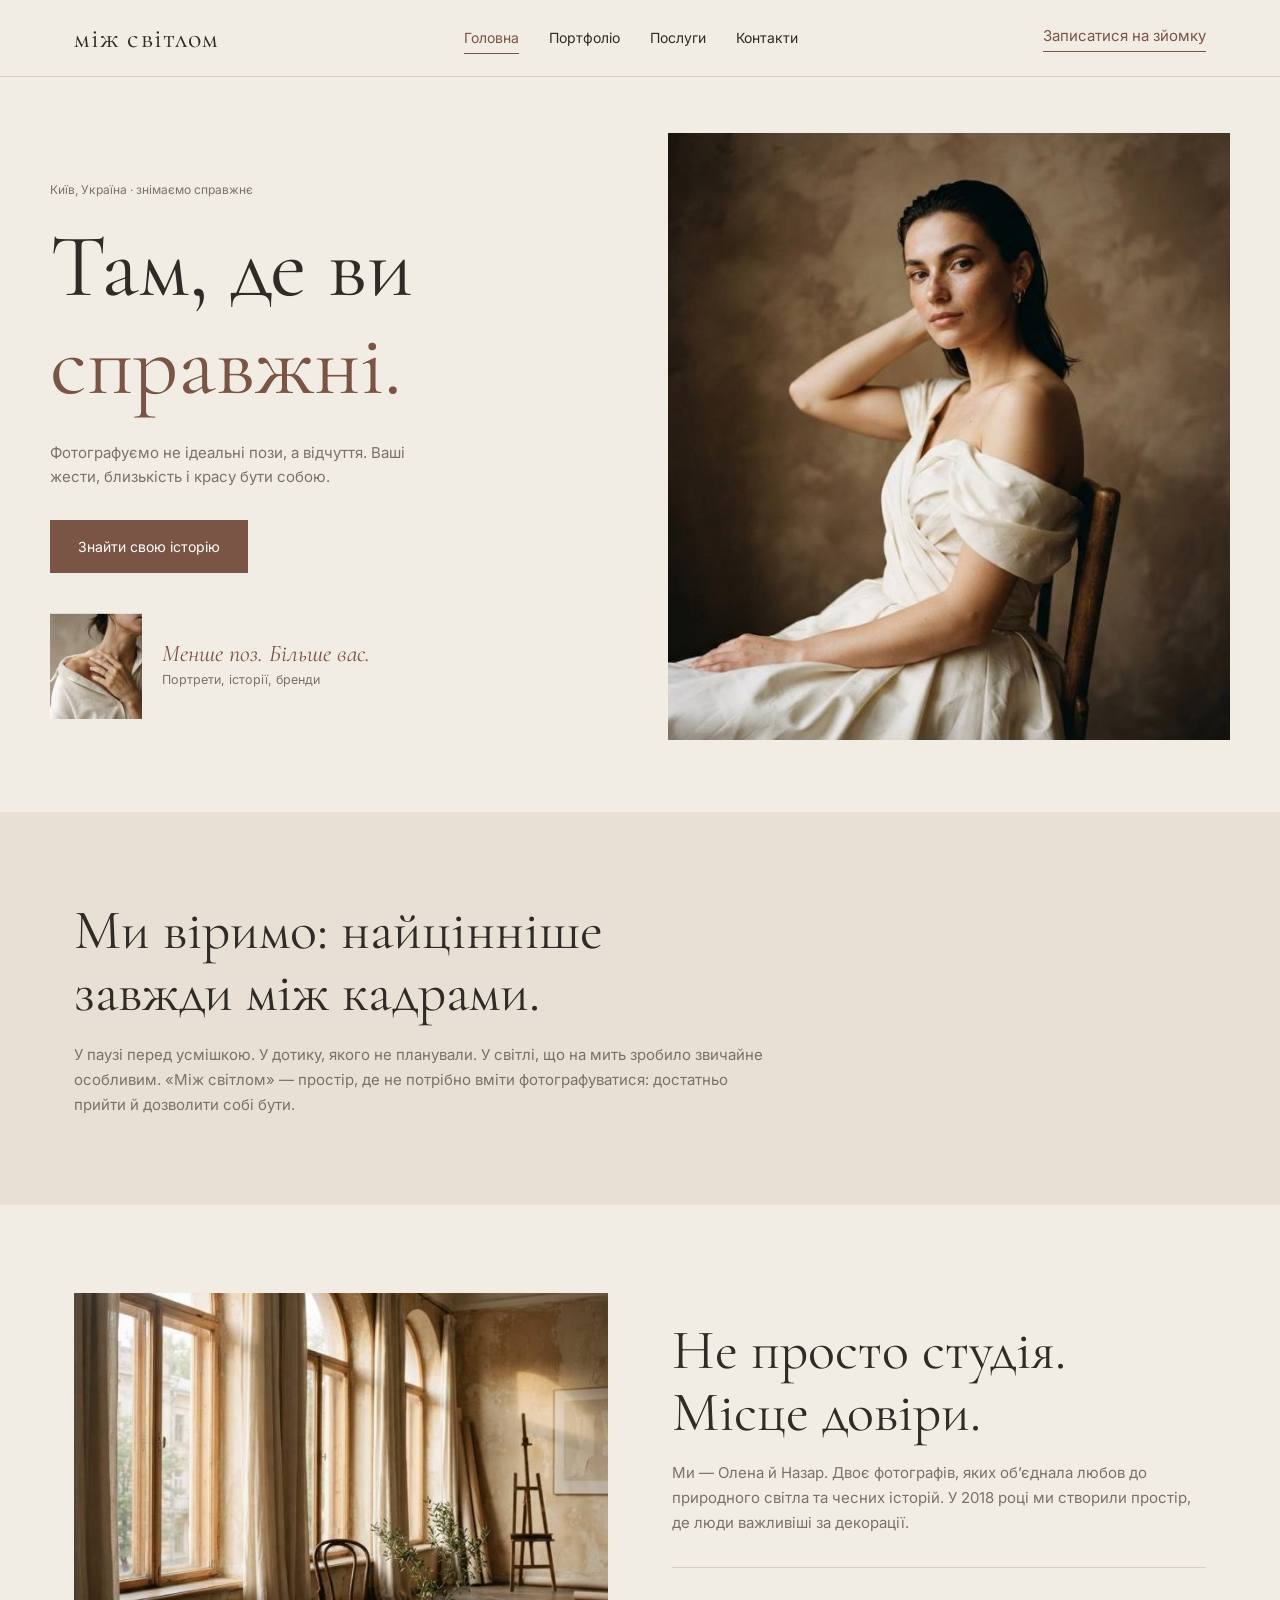
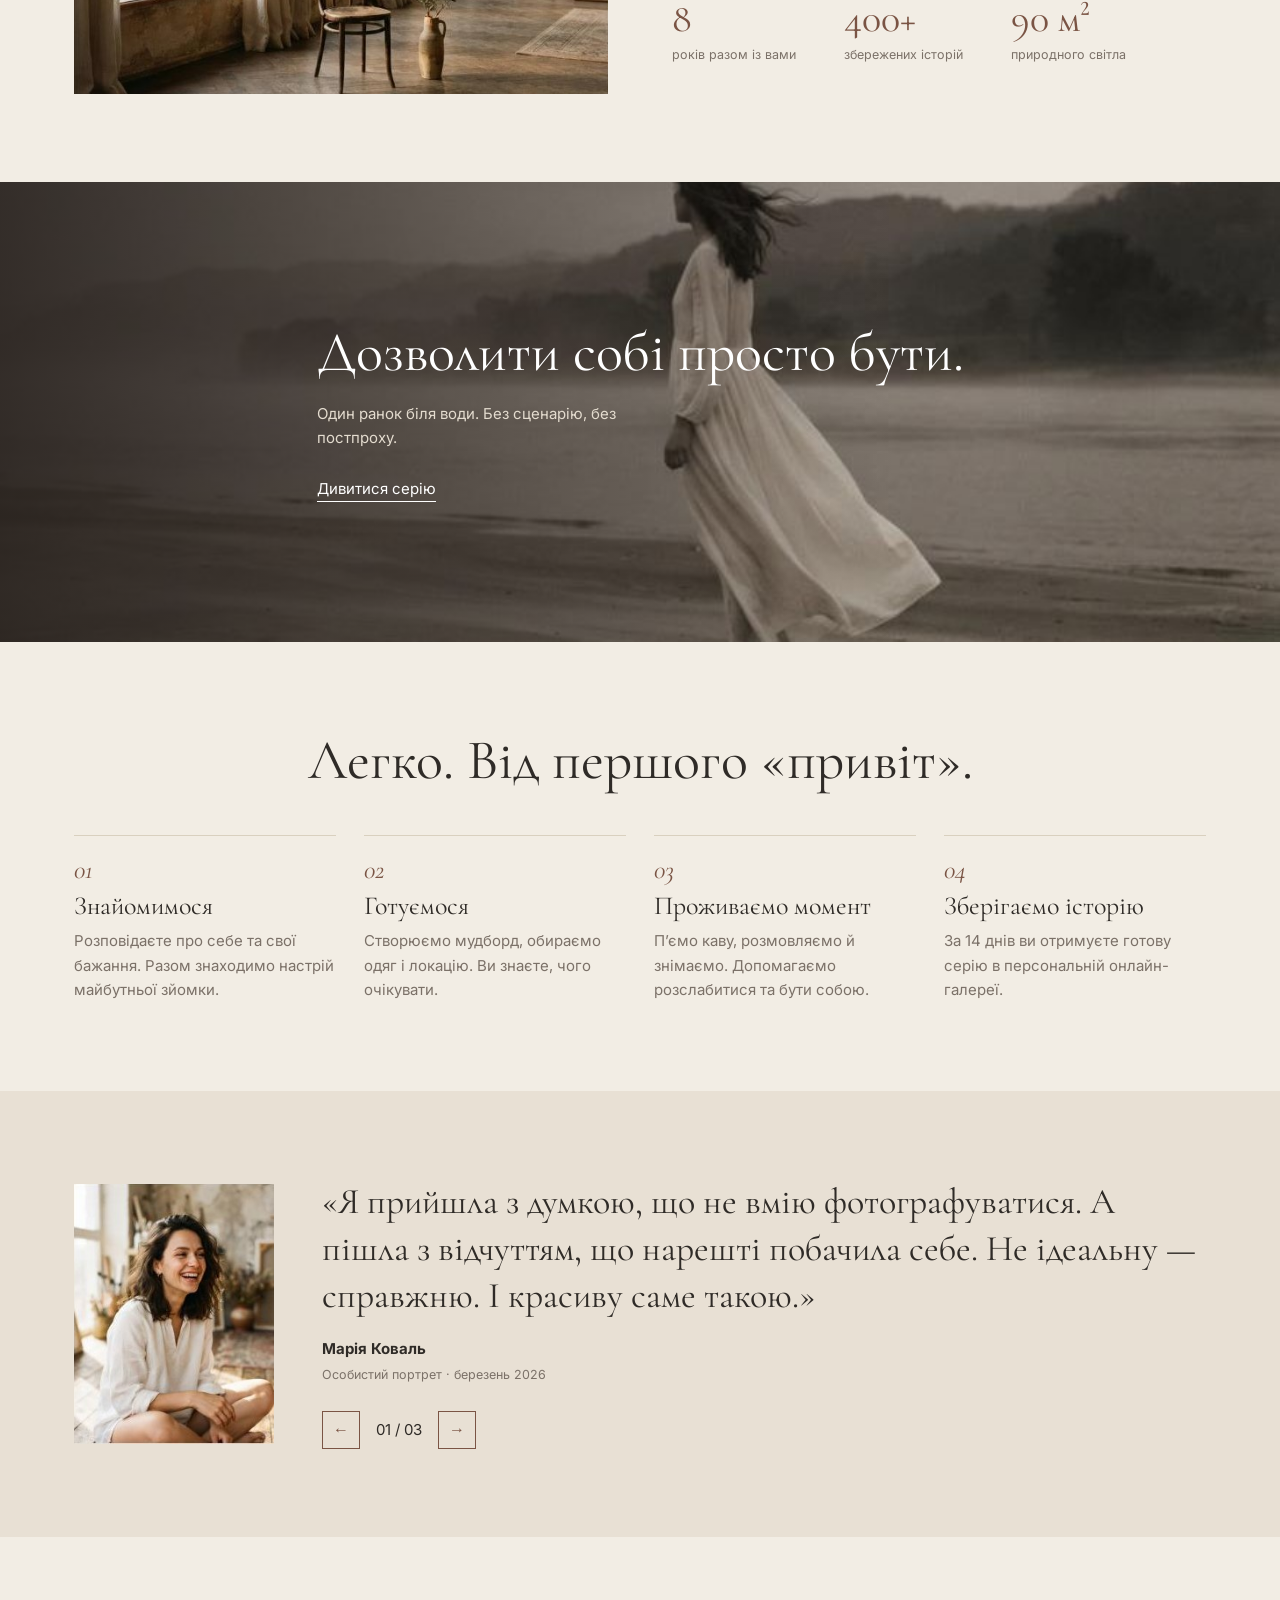
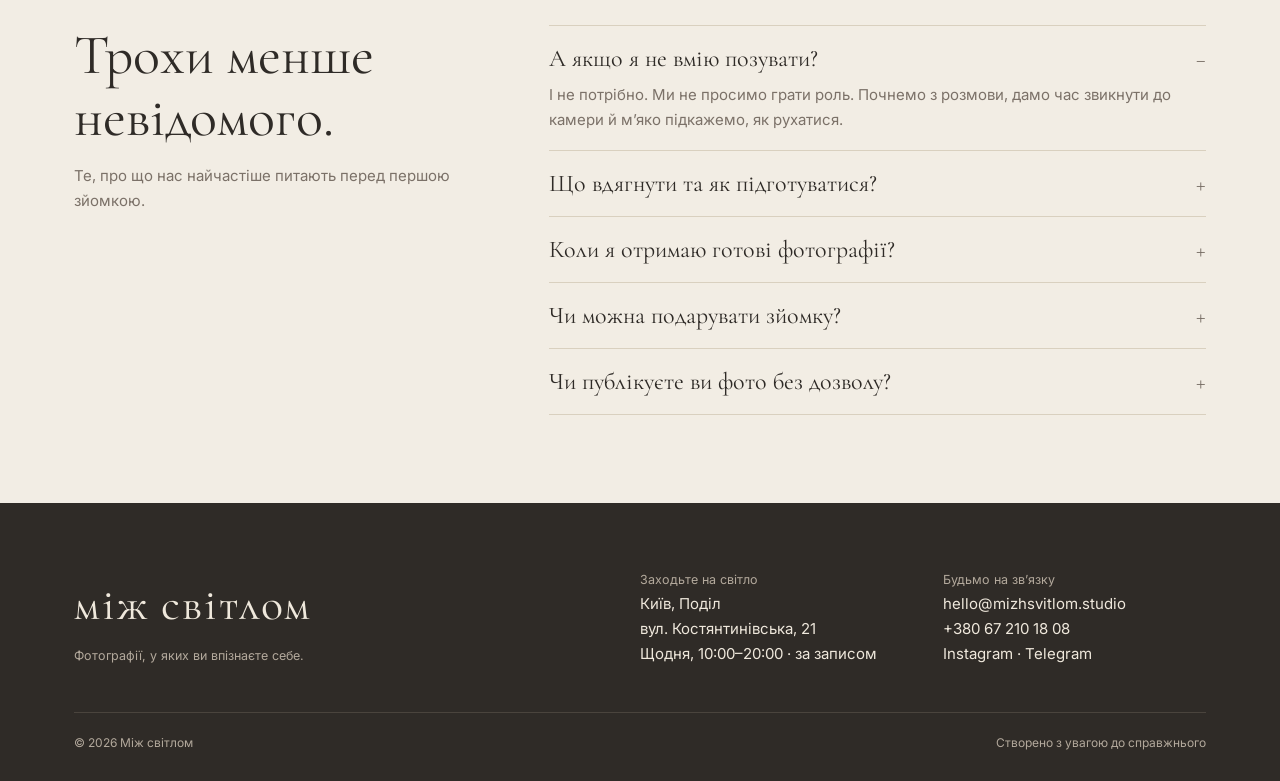
<file: index.html>
<!doctype html><html lang="uk"><head><meta charset="utf-8"><meta name="viewport" content="width=device-width,initial-scale=1"><title>Головна — між світлом</title><link rel="preconnect" href="https://fonts.googleapis.com"><link rel="stylesheet" href="https://fonts.googleapis.com/css2?family=Cormorant+Garamond:ital,wght@0,400;0,500;1,400&family=Inter:wght@400;500&display=swap"><link rel="stylesheet" href="css/style.css"></head><body><header id="hdr"></header><main>
<div class="wrap hero"><div><p class="muted" style="font-size:12px;margin-bottom:18px">Київ, Україна · знімаємо справжнє</p><h1>Там, де ви <span>справжні.</span></h1><p>Фотографуємо не ідеальні пози, а відчуття. Ваші жести, близькість і красу бути собою.</p><a class="btn" href="contacts.html">Знайти свою історію</a>
<div class="small"><img src="images/thumb.jpg" alt="Деталь портрета"><div><p class="serif" style="font-size:24px;font-style:italic;color:var(--clay);margin:0">Менше поз. Більше вас.</p><small class="muted">Портрети, історії, бренди</small></div></div></div>
<img class="big" src="images/hero.jpg" alt="Портрет жінки у світлому вбранні на стільці"></div>
<section class="sand"><div class="wrap"><div style="max-width:700px"><h2>Ми віримо: найцінніше завжди між кадрами.</h2><p class="muted" style="margin-top:20px">У паузі перед усмішкою. У дотику, якого не планували. У світлі, що на мить зробило звичайне особливим. «Між світлом» — простір, де не потрібно вміти фотографуватися: достатньо прийти й дозволити собі бути.</p></div></div></section>
<section><div class="wrap two"><img src="images/studio.jpg" alt="Світла студія з арковими вікнами"><div><h2>Не просто студія. Місце довіри.</h2><p class="muted" style="margin-top:18px">Ми — Олена й Назар. Двоє фотографів, яких об’єднала любов до природного світла та чесних історій. У 2018 році ми створили простір, де люди важливіші за декорації.</p>
<div class="stats"><div><b>8</b><small>років разом із вами</small></div><div><b>400+</b><small>збережених історій</small></div><div><b>90 м²</b><small>природного світла</small></div></div></div></div></section>
<section class="banner"><div class="wrap"><h2>Дозволити собі просто бути.</h2><p>Один ранок біля води. Без сценарію, без постпроху.</p><a class="link" style="color:#fff;border-color:#fff" href="portfolio.html">Дивитися серію</a></div></section>
<section><div class="wrap"><h2 style="text-align:center">Легко. Від першого «привіт».</h2><div class="steps"><div><i>01</i><h3>Знайомимося</h3><p class="muted">Розповідаєте про себе та свої бажання. Разом знаходимо настрій майбутньої зйомки.</p></div><div><i>02</i><h3>Готуємося</h3><p class="muted">Створюємо мудборд, обираємо одяг і локацію. Ви знаєте, чого очікувати.</p></div><div><i>03</i><h3>Проживаємо момент</h3><p class="muted">П’ємо каву, розмовляємо й знімаємо. Допомагаємо розслабитися та бути собою.</p></div><div><i>04</i><h3>Зберігаємо історію</h3><p class="muted">За 14 днів ви отримуєте готову серію в персональній онлайн-галереї.</p></div></div></div></section>
<section class="sand"><div class="wrap quote" id="quote"></div></section>
<section><div class="wrap faqgrid"><div><h2>Трохи менше невідомого.</h2><p class="muted" style="margin-top:16px">Те, про що нас найчастіше питають перед першою зйомкою.</p></div><div class="faq" id="faq" style="width:100%"></div></div></section></main><footer id="ftr"></footer><script src="js/db.js"></script><script src="js/main.js"></script></body></html>
</file>
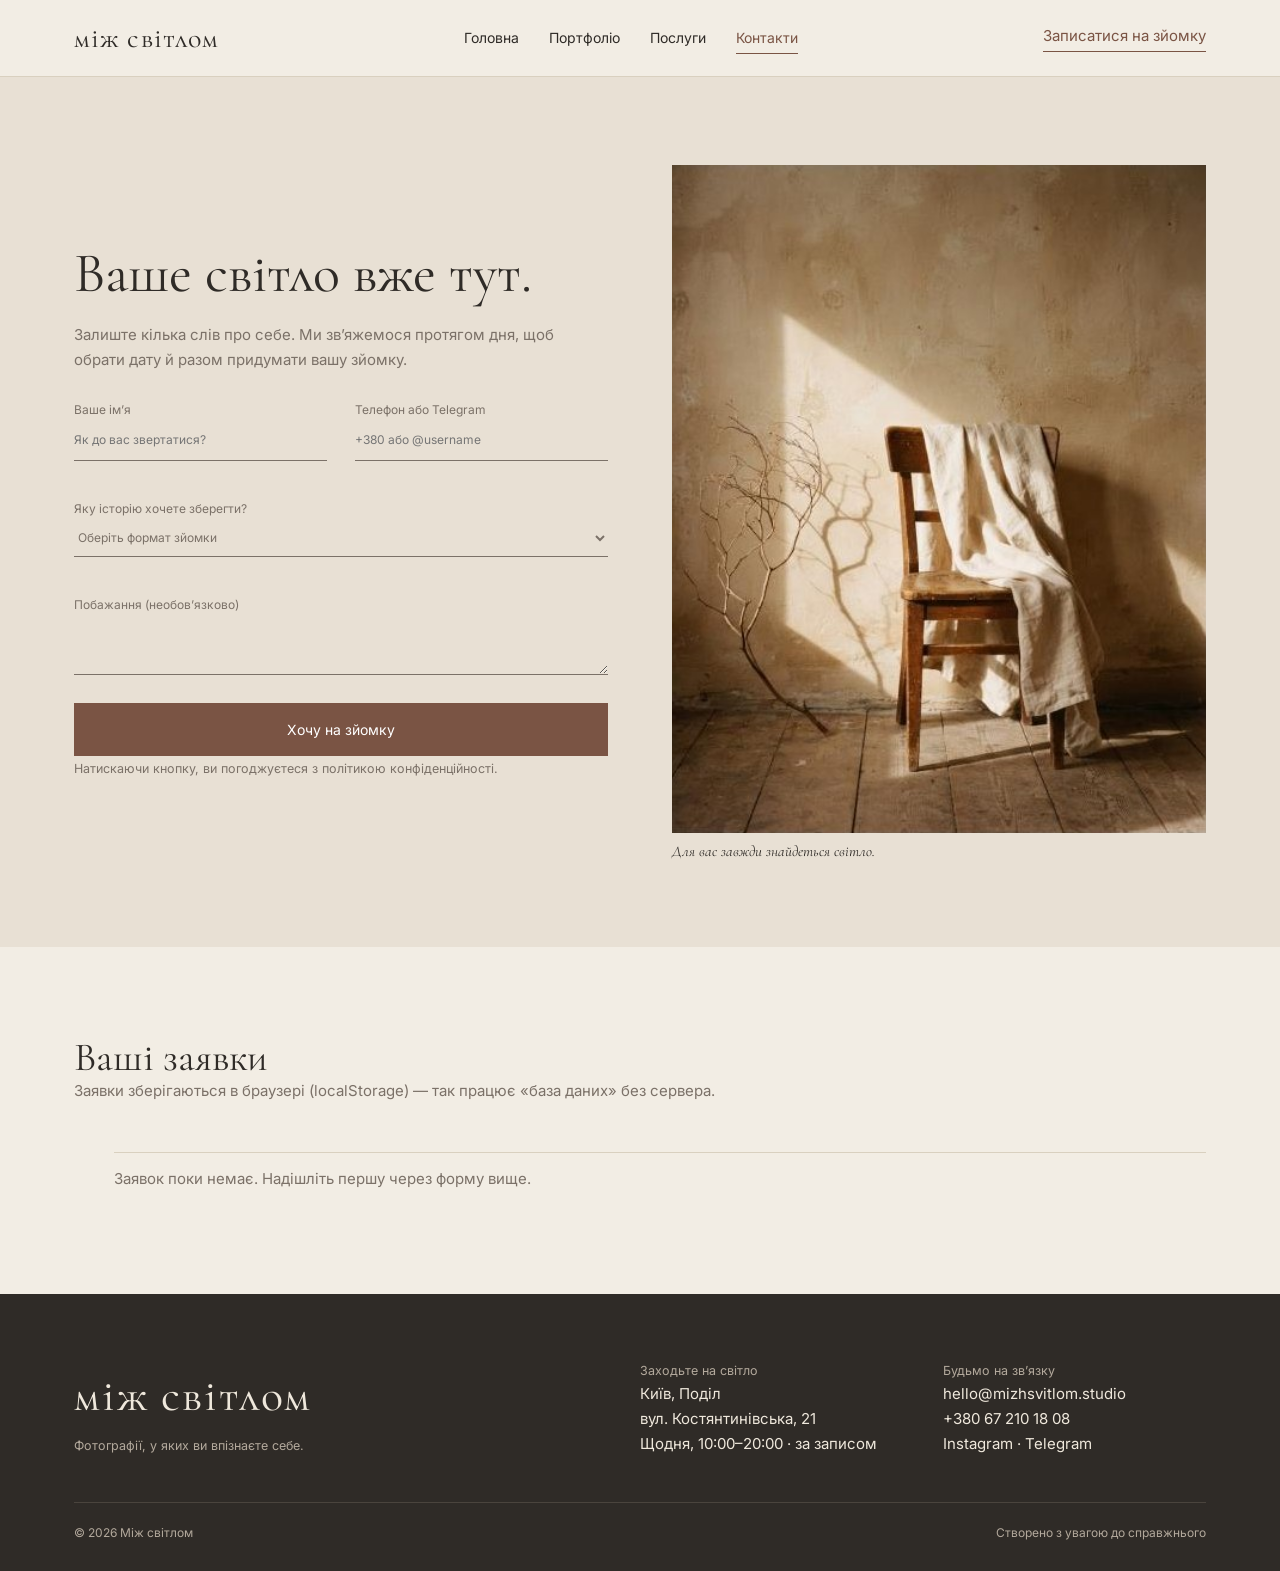
<file: contacts.html>
<!doctype html><html lang="uk"><head><meta charset="utf-8"><meta name="viewport" content="width=device-width,initial-scale=1"><title>Контакти — між світлом</title><link rel="preconnect" href="https://fonts.googleapis.com"><link rel="stylesheet" href="https://fonts.googleapis.com/css2?family=Cormorant+Garamond:ital,wght@0,400;0,500;1,400&family=Inter:wght@400;500&display=swap"><link rel="stylesheet" href="css/style.css"></head><body><header id="hdr"></header><main>
<section class="sand"><div class="wrap two"><div><h2>Ваше світло вже тут.</h2><p class="muted" style="margin:18px 0 28px">Залиште кілька слів про себе. Ми зв’яжемося протягом дня, щоб обрати дату й разом придумати вашу зйомку.</p><div id="bookform"></div><small class="muted">Натискаючи кнопку, ви погоджуєтеся з політикою конфіденційності.</small></div><div><img src="images/chair.jpg" alt="Стілець у промені світла" style="aspect-ratio:4/5;object-fit:cover"><p class="serif" style="font-style:italic;margin-top:10px">Для вас завжди знайдеться світло.</p></div></div></section>
<section><div class="wrap"><h2 style="font-size:40px">Ваші заявки</h2><p class="muted">Заявки зберігаються в браузері (localStorage) — так працює «база даних» без сервера.</p><ul class="list" id="bookings"></ul></div></section></main><footer id="ftr"></footer><script src="js/db.js"></script><script src="js/main.js"></script></body></html>
</file>
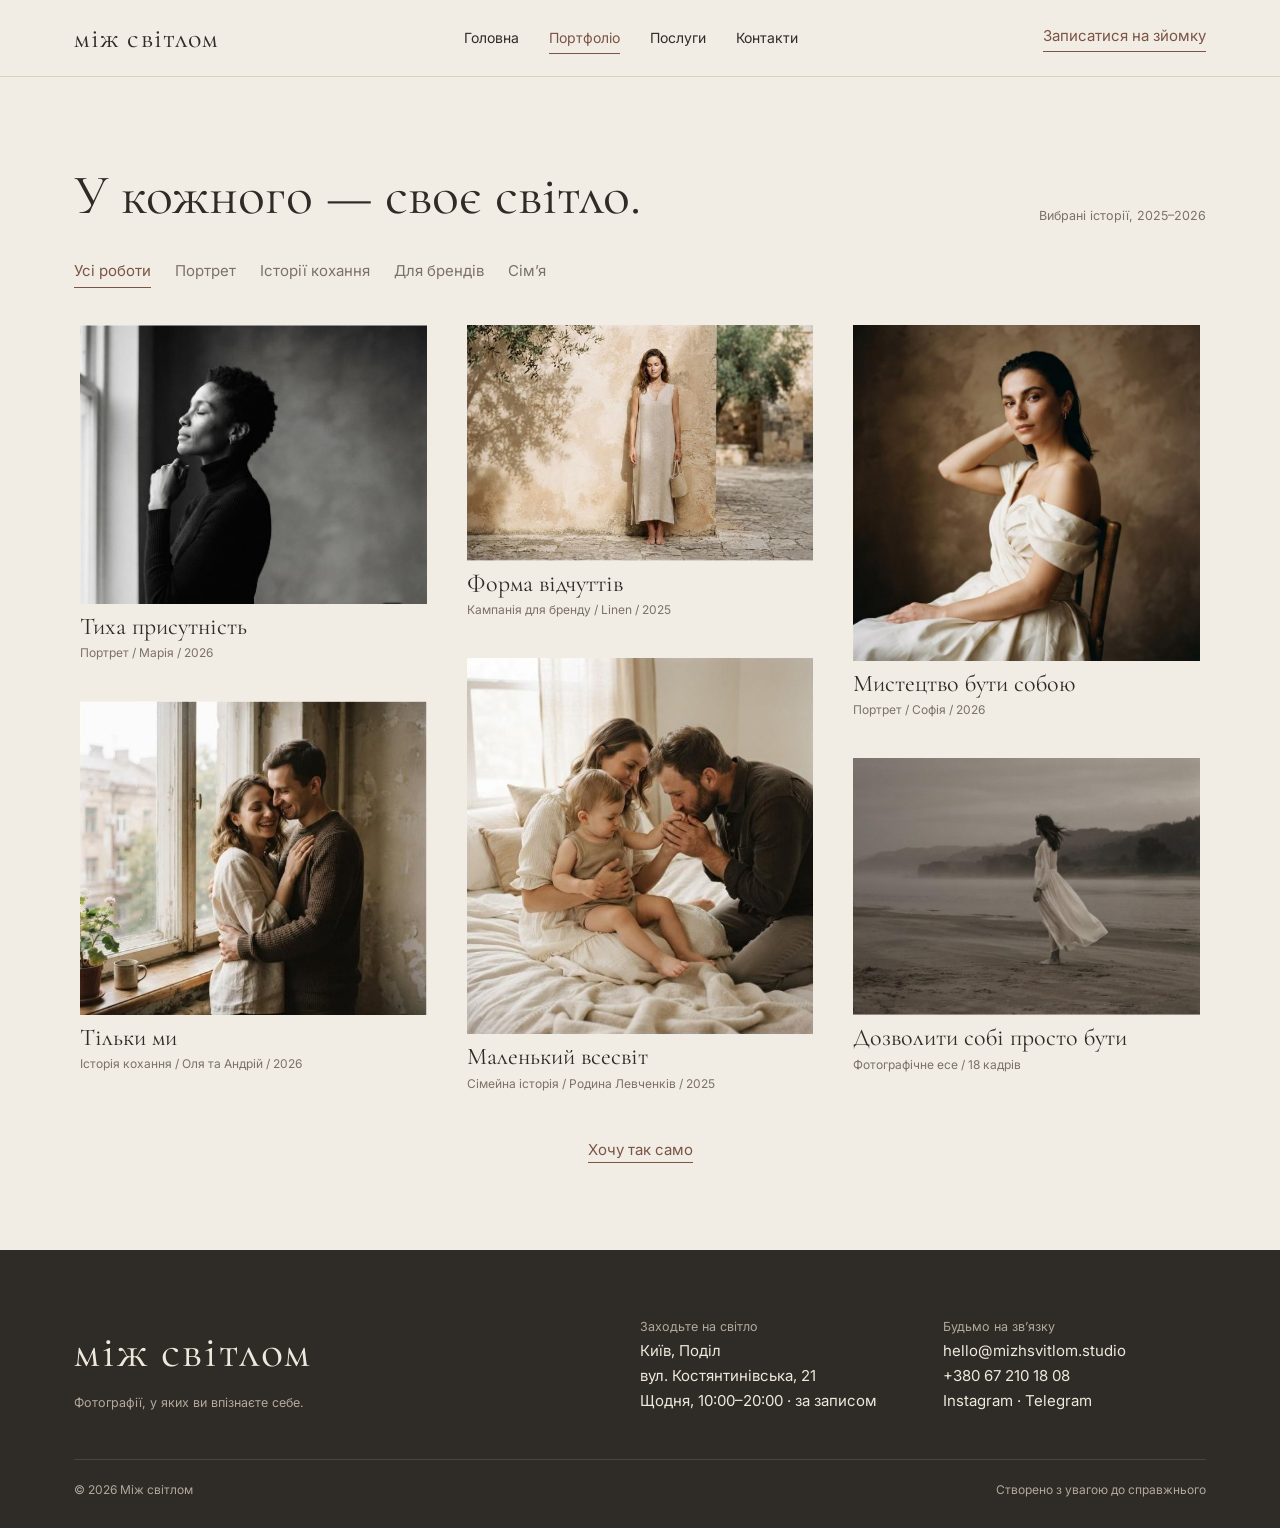
<file: portfolio.html>
<!doctype html><html lang="uk"><head><meta charset="utf-8"><meta name="viewport" content="width=device-width,initial-scale=1"><title>Портфоліо — між світлом</title><link rel="preconnect" href="https://fonts.googleapis.com"><link rel="stylesheet" href="https://fonts.googleapis.com/css2?family=Cormorant+Garamond:ital,wght@0,400;0,500;1,400&family=Inter:wght@400;500&display=swap"><link rel="stylesheet" href="css/style.css"></head><body><header id="hdr"></header><main>
<section><div class="wrap"><div style="display:flex;justify-content:space-between;align-items:end;flex-wrap:wrap;gap:12px"><h2>У кожного — своє світло.</h2><small class="muted">Вибрані історії, 2025–2026</small></div><div class="tabs" id="tabs"></div><div class="grid" id="gallery"></div><p style="text-align:center;margin-top:20px"><a class="link" href="contacts.html">Хочу так само</a></p></div></section></main><footer id="ftr"></footer><script src="js/db.js"></script><script src="js/main.js"></script></body></html>
</file>
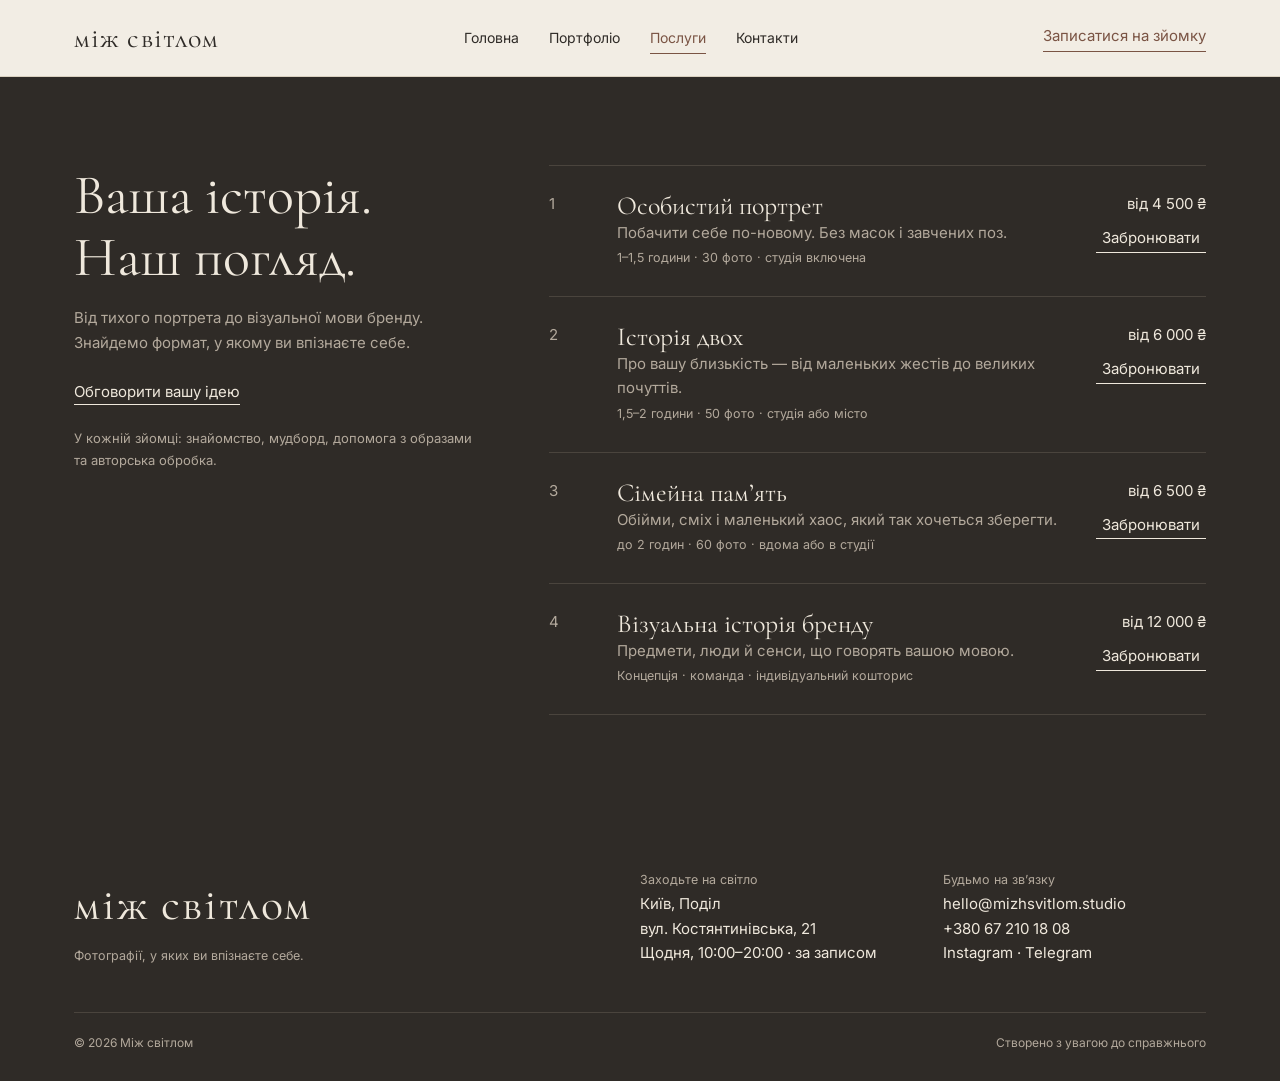
<file: services.html>
<!doctype html><html lang="uk"><head><meta charset="utf-8"><meta name="viewport" content="width=device-width,initial-scale=1"><title>Послуги — між світлом</title><link rel="preconnect" href="https://fonts.googleapis.com"><link rel="stylesheet" href="https://fonts.googleapis.com/css2?family=Cormorant+Garamond:ital,wght@0,400;0,500;1,400&family=Inter:wght@400;500&display=swap"><link rel="stylesheet" href="css/style.css"></head><body><header id="hdr"></header><main>
<section class="dark"><div class="wrap faqgrid"><div><h2>Ваша історія. Наш погляд.</h2><p class="muted" style="margin:18px 0 24px">Від тихого портрета до візуальної мови бренду. Знайдемо формат, у якому ви впізнаєте себе.</p><a class="link" style="color:#efe8dc;border-color:#efe8dc" href="contacts.html">Обговорити вашу ідею</a><p class="muted" style="margin-top:24px;font-size:13px">У кожній зйомці: знайомство, мудборд, допомога з образами та авторська обробка.</p></div><div id="services"></div></div></section></main><footer id="ftr"></footer><script src="js/db.js"></script><script src="js/main.js"></script></body></html>
</file>
<file: css/style.css>
:root{--bg:#f2ede4;--sand:#e8e0d4;--ink:#2f2b27;--clay:#7a5444;--mute:#7b7168;--line:#d9d0bf}
@media(prefers-color-scheme:dark){:root{--bg:#f2ede4;--ink:#2f2b27}}
*{box-sizing:border-box;margin:0}
body{font:15px/1.65 Inter,system-ui,sans-serif;background:var(--bg);color:var(--ink)}
img{display:block;max-width:100%}a{color:inherit}
h1,h2,h3,.serif{font-family:'Cormorant Garamond',Georgia,serif;font-weight:400;line-height:1.1}
h1{font-size:clamp(46px,7vw,92px)}h2{font-size:clamp(34px,4.5vw,56px)}h3{font-size:26px}
.wrap{max-width:1180px;margin:0 auto;padding:0 24px}
section{padding:88px 0}.sand{background:var(--sand)}.dark{background:var(--ink);color:#efe8dc}
.muted{color:var(--mute)}.dark .muted{color:#b3a99c}
:focus-visible{outline:2px solid var(--clay);outline-offset:3px}
header{position:sticky;top:0;z-index:20;background:var(--bg);border-bottom:1px solid var(--line)}
header .wrap{display:flex;align-items:center;justify-content:space-between;height:76px}
.logo{font-family:'Cormorant Garamond',serif;font-size:28px;text-decoration:none;letter-spacing:.04em}
nav{display:flex;gap:30px}nav a{text-decoration:none;font-size:14px;padding:4px 0;border-bottom:1px solid transparent}
nav a:hover,nav a.on{border-color:var(--clay);color:var(--clay)}
.burger{display:none;background:none;border:0;font-size:26px;cursor:pointer}
.btn{display:inline-block;background:var(--clay);color:#fff;padding:15px 28px;border:0;text-decoration:none;font:inherit;font-size:14px;cursor:pointer;transition:background .2s}
.btn:hover{background:#5f4034}.link{color:var(--clay);border-bottom:1px solid var(--clay);text-decoration:none;padding-bottom:3px}
.hero{display:grid;grid-template-columns:1fr 1fr;gap:56px;align-items:center;padding:56px 0 72px}
.hero h1 span{color:var(--clay)}.hero p{margin:26px 0 30px;max-width:380px;color:var(--mute)}
.hero img.big{width:100%;aspect-ratio:1/1.08;object-fit:cover}
.hero .small{display:flex;gap:20px;align-items:center;margin-top:40px}.hero .small img{width:92px;height:106px;object-fit:cover}
.two{display:grid;grid-template-columns:1fr 1fr;gap:64px;align-items:center}
.two img{width:100%;aspect-ratio:4/3;object-fit:cover}
.stats{display:flex;gap:48px;margin-top:32px;padding-top:26px;border-top:1px solid var(--line)}
.stats b{display:block;font:400 40px 'Cormorant Garamond',serif;color:var(--clay)}.stats small{color:var(--mute)}
.steps{display:grid;grid-template-columns:repeat(4,1fr);gap:28px;margin-top:44px}
.steps div{border-top:1px solid var(--line);padding-top:18px}.steps i{font:italic 26px 'Cormorant Garamond',serif;color:var(--clay)}
.steps h3{margin:6px 0 8px}
.banner{position:relative;min-height:460px;display:flex;align-items:center;background:#46403a url(../images/shore.jpg) right center/cover;color:#fff}
.banner:before{content:"";position:absolute;inset:0;background:linear-gradient(90deg,rgba(40,34,30,.85),rgba(40,34,30,0) 70%)}
.banner .wrap{position:relative}.banner p{margin:18px 0 26px;max-width:340px;color:#e4dccf}
.quote{display:grid;grid-template-columns:200px 1fr;gap:48px;align-items:center}
.quote img{width:200px;height:260px;object-fit:cover}.quote blockquote{font:400 clamp(24px,3vw,36px)/1.3 'Cormorant Garamond',serif}
.qnav{display:flex;gap:16px;align-items:center;margin-top:24px}.qnav button{background:none;border:1px solid var(--clay);width:38px;height:38px;cursor:pointer;color:var(--clay);font-size:16px}
.faq{max-width:760px;margin-left:auto}.faq details{border-top:1px solid var(--line);padding:18px 0}.faq details:last-child{border-bottom:1px solid var(--line)}
.faq summary{cursor:pointer;font:400 24px 'Cormorant Garamond',serif;list-style:none;display:flex;justify-content:space-between}
.faq summary:after{content:"+";color:var(--mute)}.faq details[open] summary:after{content:"−"}.faq p{margin-top:10px;color:var(--mute)}
.faqgrid{display:grid;grid-template-columns:1fr 1.6fr;gap:64px}
.tabs{display:flex;gap:24px;flex-wrap:wrap;margin:28px 0 36px}
.tabs button{background:none;border:0;border-bottom:1px solid transparent;font:inherit;cursor:pointer;padding:4px 0;color:var(--mute)}
.tabs button.on{color:var(--clay);border-color:var(--clay)}
.grid{columns:3 280px;column-gap:28px}.card{break-inside:avoid;margin-bottom:34px;cursor:zoom-in;background:none;border:0;display:block;width:100%;text-align:left;font:inherit;color:inherit}
.card img{width:100%;transition:opacity .2s}.card:hover img{opacity:.85}.card h3{font-size:24px;margin-top:10px}.card small{color:var(--mute);font-size:12px}
.svc{display:grid;grid-template-columns:48px 1fr auto;gap:12px 20px;padding:26px 0;border-top:1px solid #4a443d;align-items:start}
.svc:last-child{border-bottom:1px solid #4a443d}.svc .p{text-align:right}.svc button{margin-top:8px;background:none;border:0;border-bottom:1px solid #efe8dc;color:inherit;font:inherit;cursor:pointer}
form{display:grid;gap:22px}.row{display:grid;grid-template-columns:1fr 1fr;gap:28px}
label{display:block;font-size:12px;color:var(--mute)}
input,select,textarea{width:100%;background:none;border:0;border-bottom:1px solid var(--mute);padding:10px 0;font:inherit;color:inherit;border-radius:0}
.err{color:#a3402b;font-size:12px;min-height:16px}.ok{padding:16px;background:#e1ead9;color:#2f4a2a;margin-bottom:20px}
.list{margin-top:48px}.list li{list-style:none;padding:14px 0;border-top:1px solid var(--line);display:flex;justify-content:space-between;gap:16px}
.list button{background:none;border:0;color:var(--clay);cursor:pointer;font:inherit}
.modal{position:fixed;inset:0;background:rgba(30,26,23,.88);display:none;align-items:center;justify-content:center;z-index:50;padding:24px}
.modal.open{display:flex}.modal figure{max-width:900px;color:#efe8dc}.modal img{max-height:78vh;margin:auto}.modal figcaption{padding-top:12px;text-align:center}
.modal .x,.modal .nv{position:absolute;background:none;border:0;color:#fff;font-size:34px;cursor:pointer;padding:12px}
.x{top:12px;right:20px}.nv.p{left:12px}.nv.n{right:12px}
.box{background:var(--bg);padding:36px;max-width:520px;width:100%;position:relative}.box .x{color:var(--ink);font-size:28px}
footer{background:var(--ink);color:#efe8dc;padding:64px 0 28px}footer .cols{display:grid;grid-template-columns:2fr 1fr 1fr;gap:40px}
footer .logo{font-size:46px}footer small{color:#b3a99c}footer a{text-decoration:none}
footer .bot{border-top:1px solid #4a443d;margin-top:44px;padding-top:20px;display:flex;justify-content:space-between;font-size:12px;color:#b3a99c}
@media(max-width:820px){.hero,.two,.faqgrid,.quote,.steps,footer .cols,.row{grid-template-columns:1fr}.burger{display:block}
nav{display:none;position:absolute;top:76px;left:0;right:0;background:var(--bg);flex-direction:column;padding:20px 24px;border-bottom:1px solid var(--line)}nav.open{display:flex}
section{padding:60px 0}.quote img{width:140px;height:180px}.svc{grid-template-columns:30px 1fr}.svc .p{grid-column:2;text-align:left}}
@media(prefers-reduced-motion:reduce){*{transition:none!important}}
</file>
